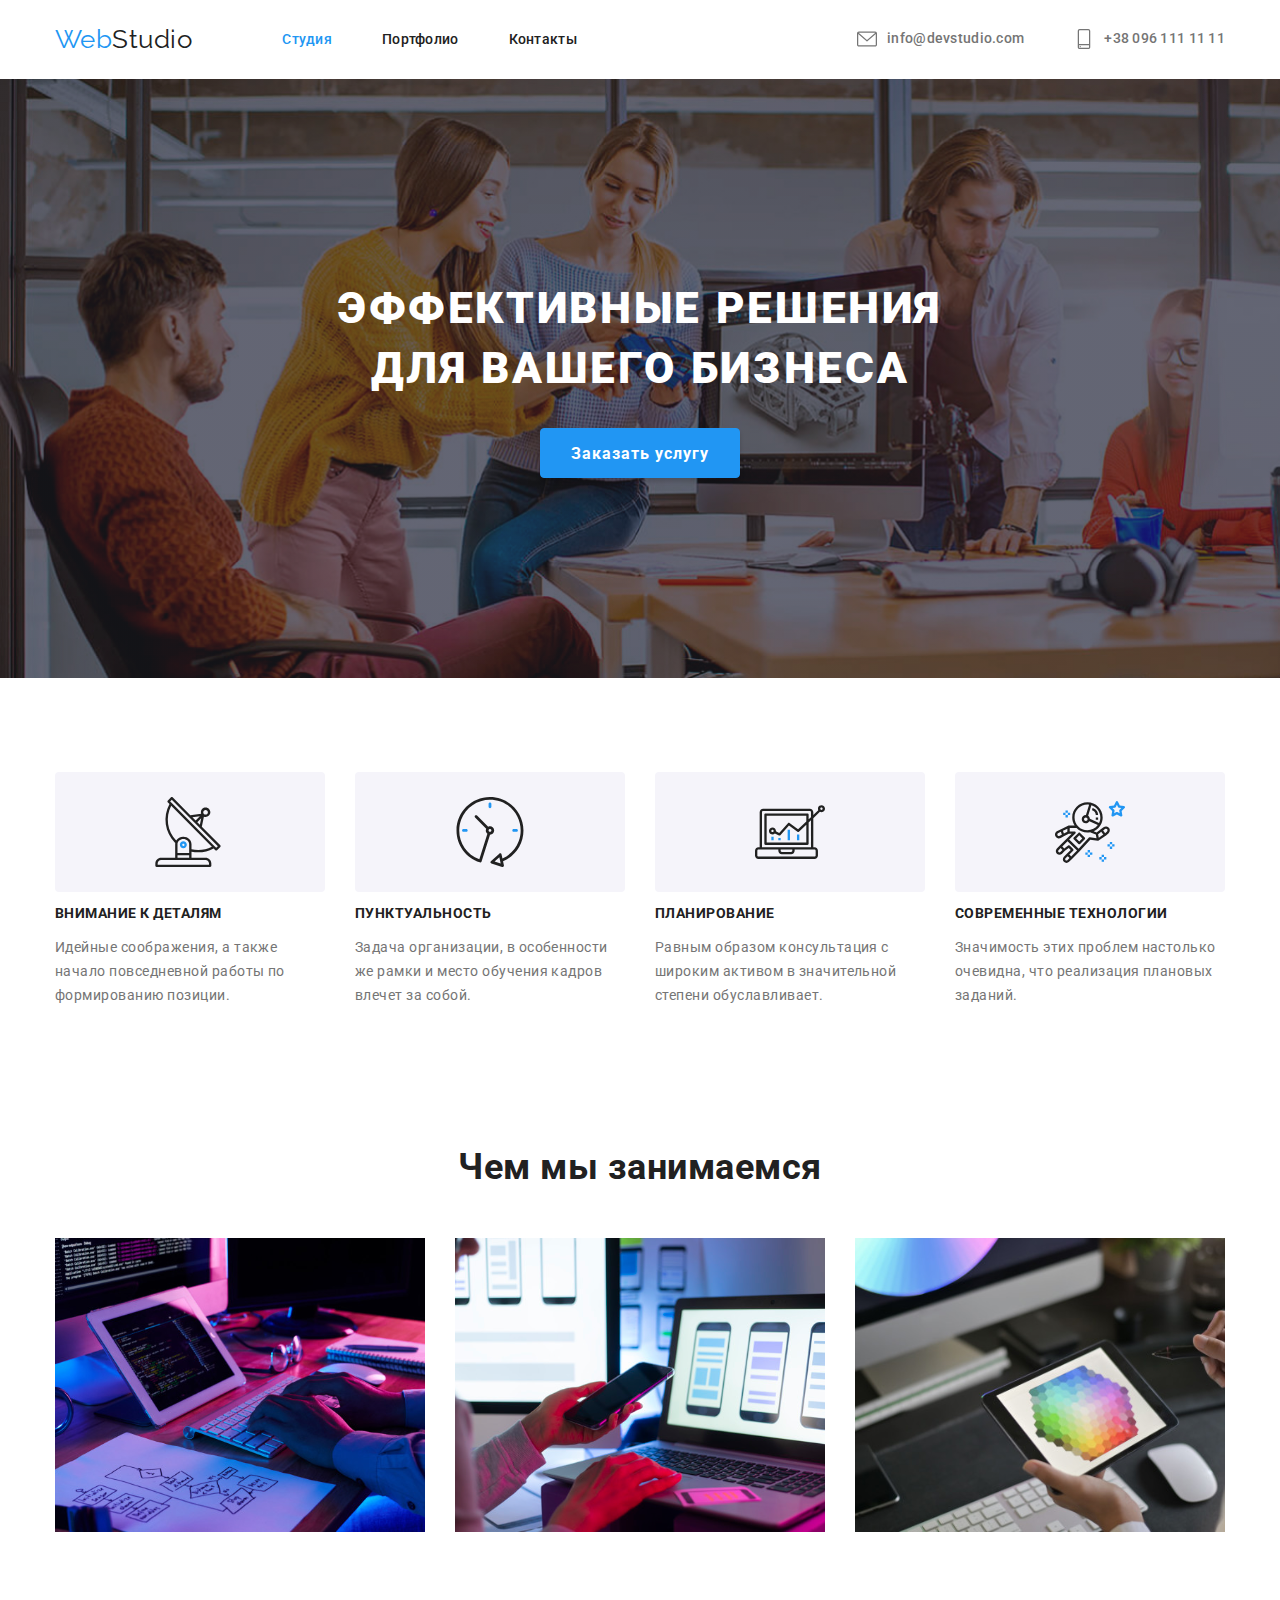
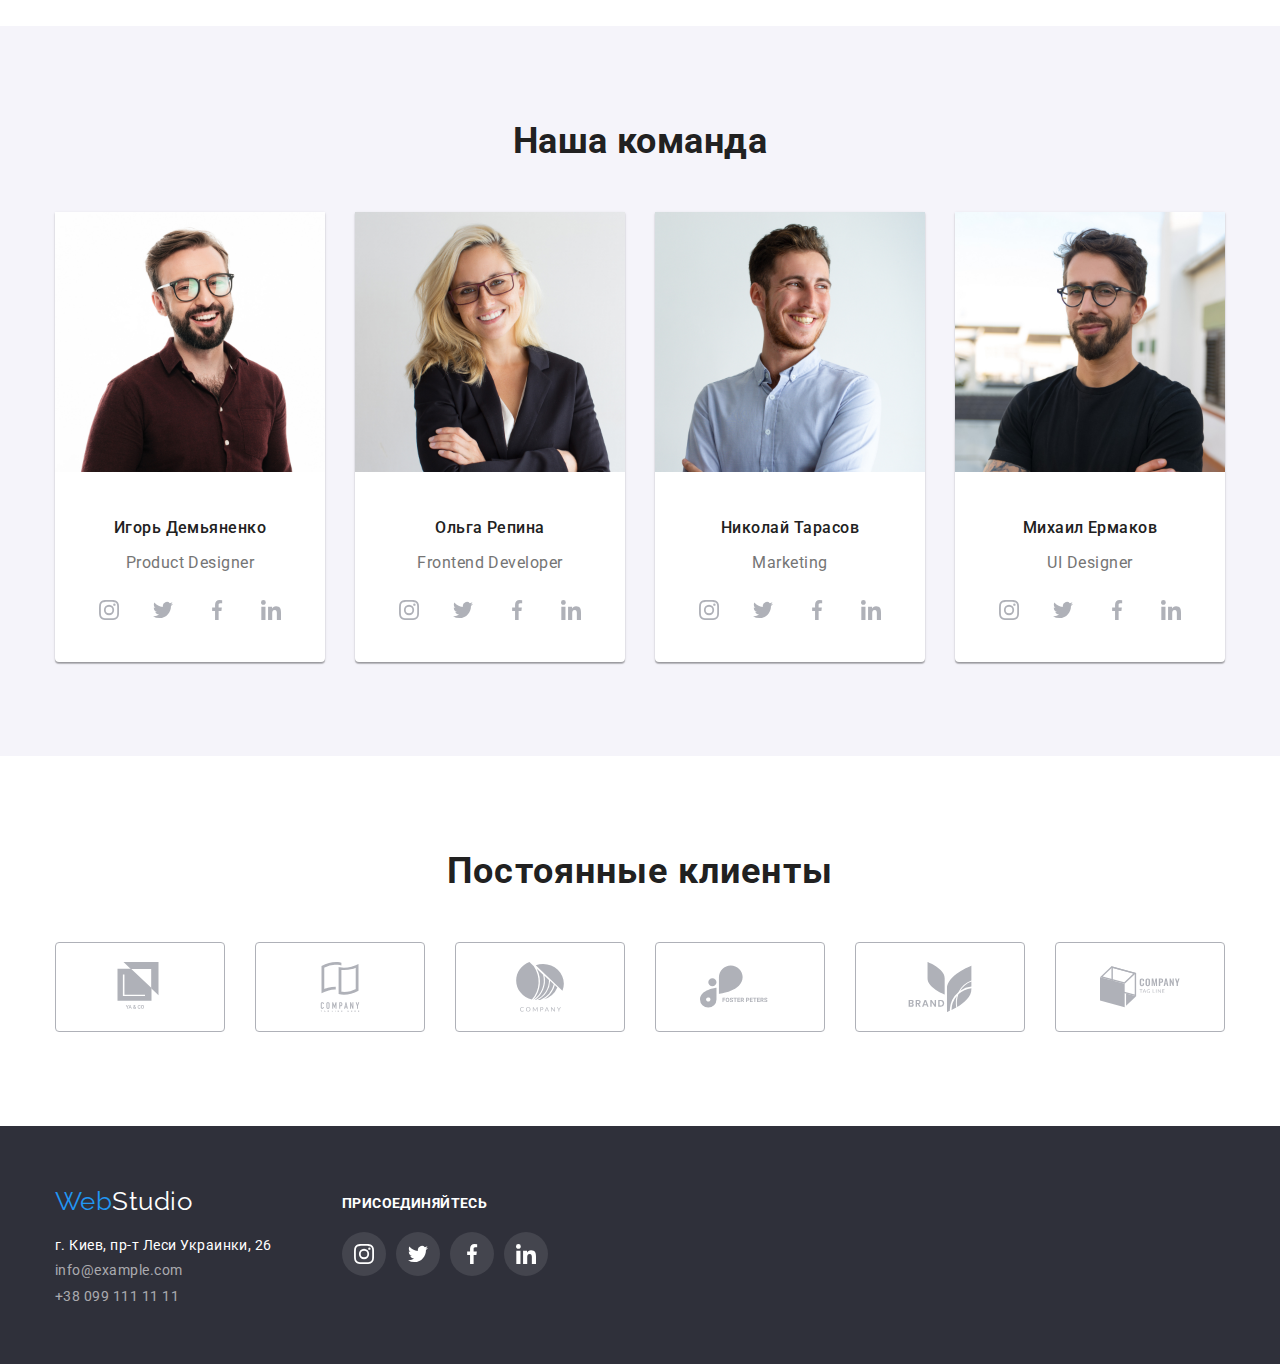
<file: index.html>
<!DOCTYPE html>
<html lang="ru">
  <head>
    <meta charset="UTF-8" />
    <meta name="viewport" content="width=device-width, initial-scale=1.0" />
    <title>Document</title>
    <link
      href="https://fonts.googleapis.com/css2?family=Raleway:wght@700&family=Roboto:wght@400;500;700;900&display=swap"
      rel="stylesheet"
    />
    <link
      rel="stylesheet"
      href="https://cdnjs.cloudflare.com/ajax/libs/modern-normalize/1.0.0/modern-normalize.min.css"
    />
    <link rel="stylesheet" href="./css/style.css" />
  </head>
  <body>
    <!--header-->
    <header class="header">
      <div class="container flexbox">
        <nav class="navigation">
          <a class="logo" href="./index.html">
            <span class="logo-first">Web</span
            ><span class="logo-second">Studio</span>
          </a>

          <ul class="list-nav list">
            <li class="nav-item">
              <a class="list-nav-link current" href="./index.html"> Студия </a>
            </li>
            <li class="nav-item">
              <a class="list-nav-link" href="./portfolio.html"> Портфолио </a>
            </li>
            <li class="nav-item">
              <a class="list-nav-link" href=""> Контакты </a>
            </li>
          </ul>
        </nav>

        <div class="address-content">
          <a
            class="address-head mail-link address-link"
            href="mailto:info@devstudio.com"
          >
            <svg class="head-icon">
              <use href="./img/icon/sprite.svg#envelope"></use>
            </svg>
            info@devstudio.com
          </a>
          <a class="address-head address-link" href="tel:+380961111111">
            <svg class="head-icon">
              <use href="./img/icon/sprite.svg#smartphone"></use>
            </svg>
            +38 096 111 11 11
          </a>
        </div>
      </div>
    </header>
    <main>
      <!--Hero-->

      <section class="hero">
        <div class="container hero-content">
          <h1 class="hero-title">
            Эффективные решения<br />
            для вашего бизнеса
          </h1>
          <div class="button-container">
            <a class="button" href=" ">Заказать услугу</a>
          </div>
        </div>
      </section>

      <!--features-->

      <section class="section-first features">
        <div class="container">
          <h2 class="section-title" hidden>Особенности</h2>
          <ul class="features-list list">
            <li class="features-item features-title-1">
              <h3 class="title">Внимание к деталям</h3>
              <p class="text">
                Идейные соображения, а также начало повседневной работы по
                формированию позиции.
              </p>
            </li>
            <li class="features-item features-title-2">
              <h3 class="title">Пунктуальность</h3>
              <p class="text">
                Задача организации, в особенности же рамки и место обучения
                кадров влечет за собой.
              </p>
            </li>
            <li class="features-item features-title-3">
              <h3 class="title">Планирование</h3>
              <p class="text">
                Равным образом консультация с широким активом в значительной
                степени обуславливает.
              </p>
            </li>
            <li class="features-item features-title-4">
              <h3 class="title">Современные технологии</h3>
              <p class="text">
                Значимость этих проблем настолько очевидна, что реализация
                плановых заданий.
              </p>
            </li>
          </ul>
        </div>
      </section>

      <!--employment-->

      <section class="section employment">
        <div class="container">
          <h2 class="section-title">Чем мы занимаемся</h2>
          <ul class="employment-list list">
            <li class="employment-item">
              <img
                src="./img/employment/img1.svg"
                alt="фото как человек
            програмирует"
                width="370"
              />
            </li>
            <li class="employment-item">
              <img
                src="./img/employment/img2.svg"
                alt="фото как человек делает
            дизайн програмы на телефон"
                width="370"
              />
            </li>
            <li class="employment-item">
              <img
                src="./img/employment/img3.svg"
                alt="фото как человет выбирает
            цветовую палитру"
                width="370"
              />
            </li>
          </ul>
        </div>
      </section>

      <!--Our team-->

      <section class="section team">
        <div class="container">
          <h2 class="section-title">Наша команда</h2>
          <ul class="team-list list">
            <li class="team-item">
              <img
                src="./img/our_team/Игорь_Демьяненко.jpg"
                alt="на фото Игорь Демьяненко"
                width="270"
              />
              <div class="team-content">
                <h3 class="name">Игорь Демьяненко</h3>
                <p class="text">Product Designer</p>

                <ul class="list sn-list">
                  <li class="sn-item">
                    <a
                      class="sn-link"
                      href="https://www.instagram.com/"
                      target="_blank"
                      rel="noopener noreferrer"
                      aria-label="силка інстаграм"
                    >
                      <svg class="sn-icon">
                        <use href="./img/icon/sprite.svg#instagram"></use>
                      </svg>
                    </a>
                  </li>
                  <li class="sn-item">
                    <a
                      class="sn-link"
                      href="https://twitter.com/"
                      target="_blank"
                      rel="noopener noreferrer"
                      aria-label="силка твітер"
                    >
                      <svg class="sn-icon">
                        <use href="./img/icon/sprite.svg#twitter"></use>
                      </svg>
                    </a>
                  </li>
                  <li class="sn-item">
                    <a
                      class="sn-link"
                      href="https://www.facebook.com/"
                      target="_blank"
                      rel="noopener noreferrer"
                      aria-label="силка фейсбук"
                    >
                      <svg class="sn-icon">
                        <use href="./img/icon/sprite.svg#facebook"></use>
                      </svg>
                    </a>
                  </li>
                  <li class="sn-item">
                    <a
                      class="sn-link"
                      href="https://www.linkedin.com/"
                      target="_blank"
                      rel="noopener noreferrer"
                      aria-label="силка лінкедін"
                    >
                      <svg class="sn-icon">
                        <use href="./img/icon/sprite.svg#linkedin"></use>
                      </svg>
                    </a>
                  </li>
                </ul>
              </div>
            </li>

            <li class="team-item">
              <img
                src="./img/our_team/Ольга_Репина.jpg"
                alt="на фото Ольга Репина"
                width="270"
              />
              <div class="team-content">
                <h3 class="name">Ольга Репина</h3>
                <p class="text">Frontend Developer</p>
                <ul class="list sn-list">
                  <li class="sn-item">
                    <a
                      class="sn-link"
                      href="https://www.instagram.com/"
                      target="_blank"
                      rel="noopener noreferrer"
                      aria-label="силка інстаграм"
                    >
                      <svg class="sn-icon">
                        <use href="./img/icon/sprite.svg#instagram"></use>
                      </svg>
                    </a>
                  </li>
                  <li class="sn-item">
                    <a
                      class="sn-link"
                      href="https://twitter.com/"
                      target="_blank"
                      rel="noopener noreferrer"
                      aria-label="силка твітер"
                    >
                      <svg class="sn-icon">
                        <use href="./img/icon/sprite.svg#twitter"></use>
                      </svg>
                    </a>
                  </li>
                  <li class="sn-item">
                    <a
                      class="sn-link"
                      href="https://www.facebook.com/"
                      target="_blank"
                      rel="noopener noreferrer"
                      aria-label="силка фейсбук"
                    >
                      <svg class="sn-icon">
                        <use href="./img/icon/sprite.svg#facebook"></use>
                      </svg>
                    </a>
                  </li>
                  <li class="sn-item">
                    <a
                      class="sn-link"
                      href="https://www.linkedin.com/"
                      target="_blank"
                      rel="noopener noreferrer"
                      aria-label="силка лінкедін"
                    >
                      <svg class="sn-icon">
                        <use href="./img/icon/sprite.svg#linkedin"></use>
                      </svg>
                    </a>
                  </li>
                </ul>
              </div>
            </li>

            <li class="team-item">
              <img
                src="./img/our_team/Николай_Тарасов.jpg"
                alt="на фото Николай Тарасов"
                width="270"
              />
              <div class="team-content">
                <h3 class="name">Николай Тарасов</h3>
                <p class="text">Marketing</p>
                <ul class="list sn-list">
                  <li class="sn-item">
                    <a
                      class="sn-link"
                      href="https://www.instagram.com/"
                      target="_blank"
                      rel="noopener noreferrer"
                      aria-label="силка інстаграм"
                    >
                      <svg class="sn-icon">
                        <use href="./img/icon/sprite.svg#instagram"></use>
                      </svg>
                    </a>
                  </li>
                  <li class="sn-item">
                    <a
                      class="sn-link"
                      href="https://twitter.com/"
                      target="_blank"
                      rel="noopener noreferrer"
                      aria-label="силка твітер"
                    >
                      <svg class="sn-icon">
                        <use href="./img/icon/sprite.svg#twitter"></use>
                      </svg>
                    </a>
                  </li>
                  <li class="sn-item">
                    <a
                      class="sn-link"
                      href="https://www.facebook.com/"
                      target="_blank"
                      rel="noopener noreferrer"
                      aria-label="силка фейсбук"
                    >
                      <svg class="sn-icon">
                        <use href="./img/icon/sprite.svg#facebook"></use>
                      </svg>
                    </a>
                  </li>
                  <li class="sn-item">
                    <a
                      class="sn-link"
                      href="https://www.linkedin.com/"
                      target="_blank"
                      rel="noopener noreferrer"
                      aria-label="силка лінкедін"
                    >
                      <svg class="sn-icon">
                        <use href="./img/icon/sprite.svg#linkedin"></use>
                      </svg>
                    </a>
                  </li>
                </ul>
              </div>
            </li>

            <li class="team-item">
              <img
                src="./img/our_team/Михаил_Ермаков.jpg"
                alt="на фото Михаил Ермаков"
                width="270"
              />
              <div class="team-content">
                <h3 class="name">Михаил Ермаков</h3>
                <p class="text">UI Designer</p>
                <ul class="list sn-list">
                  <li class="sn-item">
                    <a
                      class="sn-link"
                      href="https://www.instagram.com/"
                      target="_blank"
                      rel="noopener noreferrer"
                      aria-label="силка інстаграм"
                    >
                      <svg class="sn-icon">
                        <use href="./img/icon/sprite.svg#instagram"></use>
                      </svg>
                    </a>
                  </li>
                  <li class="sn-item">
                    <a
                      class="sn-link"
                      href="https://twitter.com/"
                      target="_blank"
                      rel="noopener noreferrer"
                      aria-label="силка твітер"
                    >
                      <svg class="sn-icon">
                        <use href="./img/icon/sprite.svg#twitter"></use>
                      </svg>
                    </a>
                  </li>
                  <li class="sn-item">
                    <a
                      class="sn-link"
                      href="https://www.facebook.com/"
                      target="_blank"
                      rel="noopener noreferrer"
                      aria-label="силка фейсбук"
                    >
                      <svg class="sn-icon">
                        <use href="./img/icon/sprite.svg#facebook"></use>
                      </svg>
                    </a>
                  </li>
                  <li class="sn-item">
                    <a
                      class="sn-link"
                      href="https://www.linkedin.com/"
                      target="_blank"
                      rel="noopener noreferrer"
                      aria-label="силка лінкедін"
                    >
                      <svg class="sn-icon">
                        <use href="./img/icon/sprite.svg#linkedin"></use>
                      </svg>
                    </a>
                  </li>
                </ul>
              </div>
            </li>
          </ul>
        </div>
      </section>
      <!-- our clients -->
      <section class="section our-clients">
        <div class="container">
          <h2 class="title">Постоянные клиенты</h2>
          <ul class="list clients-list">
            <li class="clients-item">
              <a
                class="company-link"
                href="/"
                target="_blank"
                rel="noopener noreferrer"
              >
                <svg class="company-icon">
                  <use href="./img/icon/sprite.svg#logo 1"></use>
                </svg>
              </a>
            </li>
            <li class="clients-item">
              <a
                class="company-link"
                href="/"
                target="_blank"
                rel="noopener noreferrer"
              >
                <svg class="company-icon">
                  <use href="./img/icon/sprite.svg#logo 2"></use>
                </svg>
              </a>
            </li>
            <li class="clients-item">
              <a
                class="company-link"
                href="/"
                target="_blank"
                rel="noopener noreferrer"
              >
                <svg class="company-icon">
                  <use href="./img/icon/sprite.svg#logo 3"></use>
                </svg>
              </a>
            </li>
            <li class="clients-item">
              <a
                class="company-link"
                href="/"
                target="_blank"
                rel="noopener noreferrer"
              >
                <svg class="company-icon">
                  <use href="./img/icon/sprite.svg#logo 4"></use>
                </svg>
              </a>
            </li>
            <li class="clients-item">
              <a
                class="company-link"
                href="/"
                target="_blank"
                rel="noopener noreferrer"
              >
                <svg class="company-icon">
                  <use href="./img/icon/sprite.svg#logo 5"></use>
                </svg>
              </a>
            </li>
            <li class="clients-item">
              <a
                class="company-link"
                href="/"
                target="_blank"
                rel="noopener noreferrer"
              >
                <svg class="company-icon">
                  <use href="./img/icon/sprite.svg#logo 6"></use>
                </svg>
              </a>
            </li>
          </ul>
        </div>
      </section>
    </main>
    <!--footer-->
    <footer class="footer">
      <div class="container footer-content">
        <div class="footer-address">
          <a class="logo-bottom" href="./index.html">
            <span class="logo-first">Web</span
            ><span class="logo-third">Studio</span>
          </a>
          <address>
            <ul class="all-address list">
              <li class="address">г. Киев, пр-т Леси Украинки, 26</li>
              <li>
                <a class="address-foot-first" href="mailto:info@example.com">
                  info@example.com
                </a>
              </li>
              <li>
                <a class="address-foot-second" href="tel:+380991111111">
                  +38 099 111 11 11
                </a>
              </li>
            </ul>
          </address>
        </div>

        <div class="sn-foot">
          <p class="sn-title">присоединяйтесь</p>
          <ul class="list footer-list">
            <li class="footer-item">
              <a
                class="footer-link"
                href="https://www.instagram.com/"
                target="_blank"
                rel="noopener noreferrer"
                aria-label="силка інстаграм"
              >
                <svg class="footer-icon">
                  <use href="./img/icon/sprite.svg#instagram"></use>
                </svg>
              </a>
            </li>
            <li class="footer-item">
              <a
                class="footer-link"
                href="https://twitter.com/"
                target="_blank"
                rel="noopener noreferrer"
                aria-label="силка твітер"
              >
                <svg class="footer-icon">
                  <use href="./img/icon/sprite.svg#twitter"></use>
                </svg>
              </a>
            </li>
            <li class="footer-item">
              <a
                class="footer-link"
                href="https://www.facebook.com/"
                target="_blank"
                rel="noopener noreferrer"
                aria-label="силка фейсбук"
              >
                <svg class="footer-icon">
                  <use href="./img/icon/sprite.svg#facebook"></use>
                </svg>
              </a>
            </li>
            <li class="footer-item">
              <a
                class="footer-link"
                href="https://www.linkedin.com/"
                target="_blank"
                rel="noopener noreferrer"
                aria-label="силка лінкедін"
              >
                <svg class="footer-icon">
                  <use href="./img/icon/sprite.svg#linkedin"></use>
                </svg>
              </a>
            </li>
          </ul>
        </div>
      </div>
    </footer>
  </body>
</html>
</file>
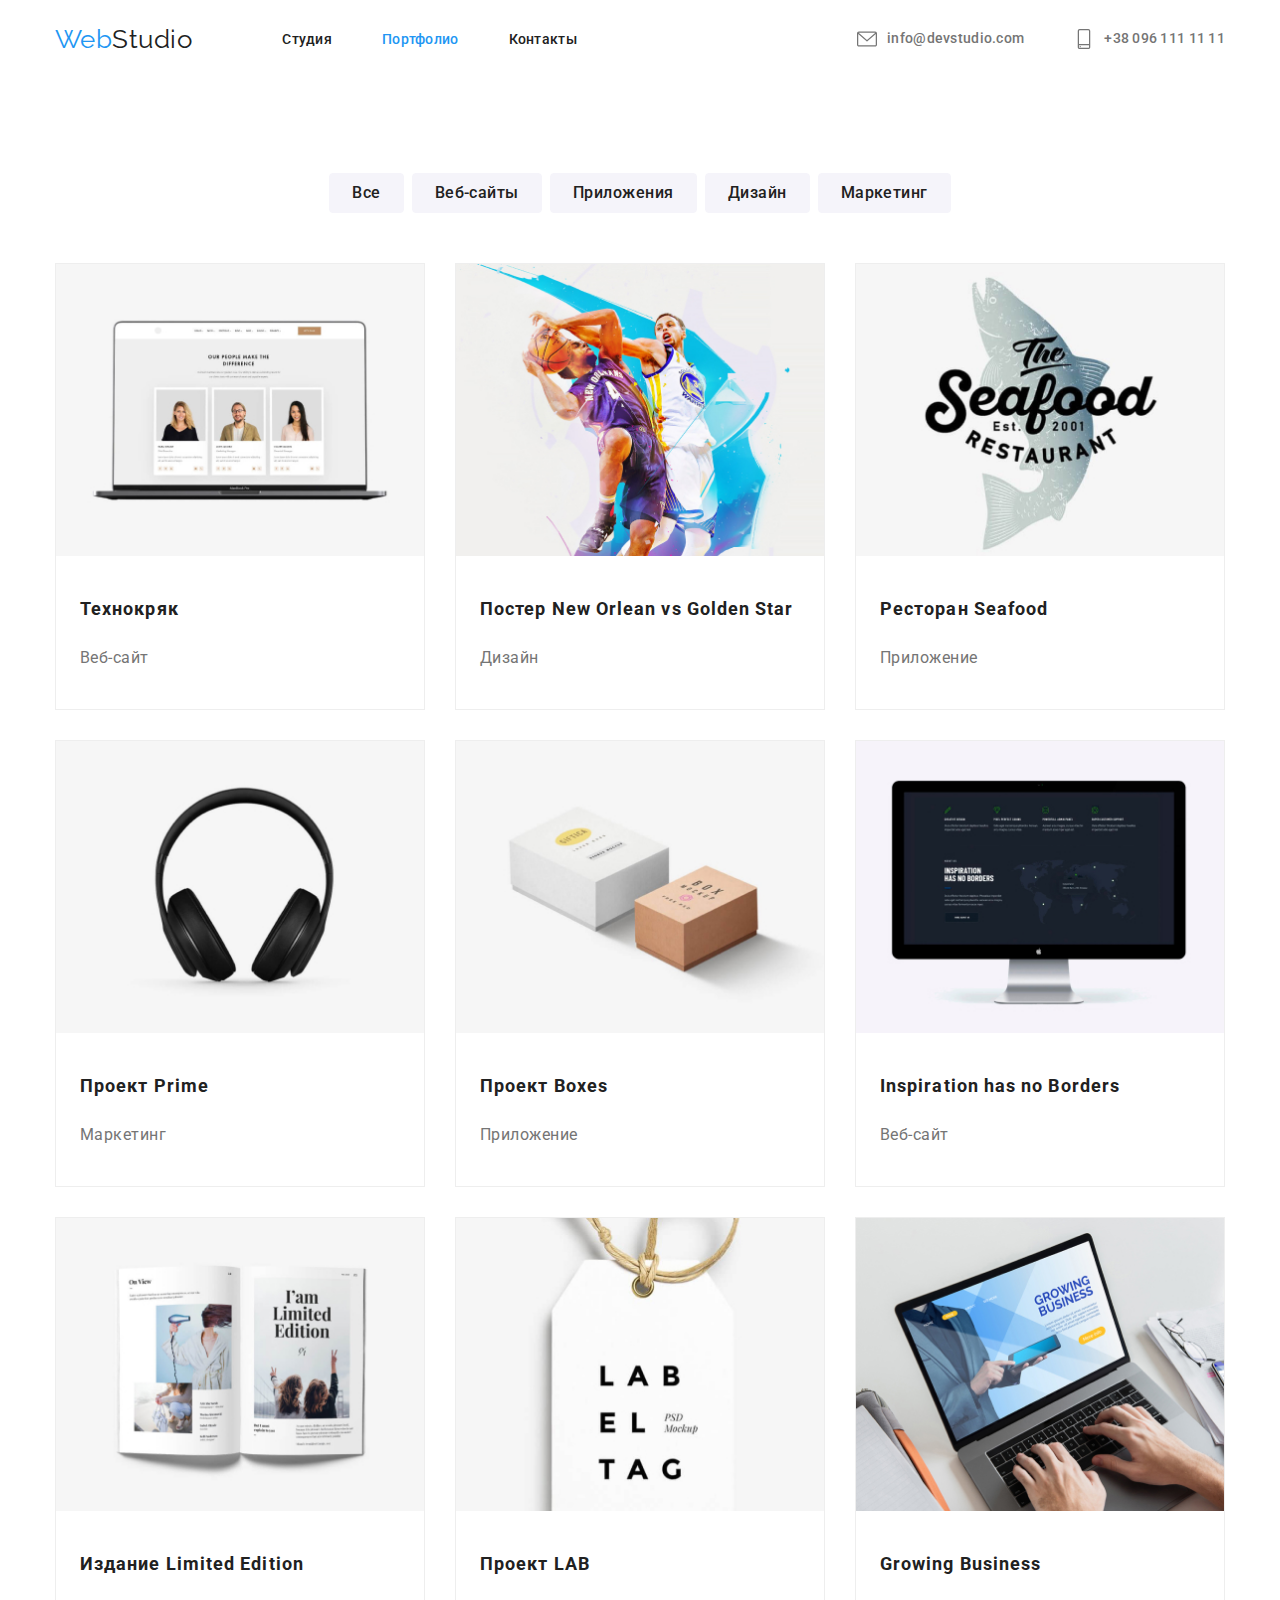
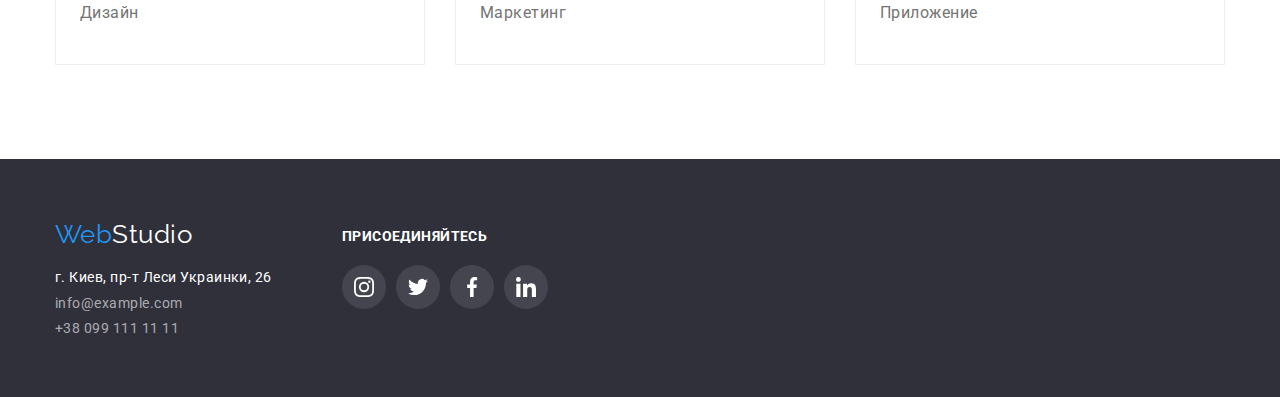
<file: portfolio.html>
<!DOCTYPE html>
<html lang="ru">
  <head>
    <meta charset="UTF-8" />
    <meta name="viewport" content="width=device-width, initial-scale=1.0" />
    <title>Document</title>

    <link
      href="https://fonts.googleapis.com/css2?family=Raleway:wght@700&family=Roboto:wght@400;500;700;900&display=swap"
      rel="stylesheet"
    />
    <link
      rel="stylesheet"
      href="https://cdnjs.cloudflare.com/ajax/libs/modern-normalize/1.0.0/modern-normalize.min.css"
    />
    <link rel="stylesheet" href="./css/style.css" />
  </head>

  <body>
    <!--header-->
    <header class="header">
      <div class="container flexbox">
        <nav class="navigation">
          <a class="logo" href="./index.html">
            <span class="logo-first">Web</span
            ><span class="logo-second">Studio</span>
          </a>

          <ul class="list-nav list">
            <li class="nav-item">
              <a class="list-nav-link" href="./index.html"> Студия </a>
            </li>
            <li class="nav-item">
              <a class="list-nav-link current" href="./portfolio.html">
                Портфолио
              </a>
            </li>
            <li class="nav-item">
              <a class="list-nav-link" href=""> Контакты </a>
            </li>
          </ul>
        </nav>

        <div class="address-content">
          <a
            class="address-head mail-link address-link"
            href="mailto:info@devstudio.com"
          >
            <svg class="head-icon">
              <use href="./img/icon/sprite.svg#envelope"></use>
            </svg>
            info@devstudio.com
          </a>
          <a class="address-head address-link" href="tel:+380961111111">
            <svg class="head-icon">
              <use href="./img/icon/sprite.svg#smartphone"></use>
            </svg>
            +38 096 111 11 11
          </a>
        </div>
      </div>
    </header>
    <!-- Hero -->
    <main>
      <section class="section portfolio">
        <div class="container">
          <h1 class="second-hero" hidden>Портфолио</h1>

          <!-- types of jobs -->

          <ul class="buttons-list list">
            <li class="button-item">
              <button type="button" class="projects">Все</button>
            </li>
            <li class="button-item">
              <button type="button" class="projects">Веб-сайты</button>
            </li>
            <li class="button-item">
              <button type="button" class="projects">Приложения</button>
            </li>
            <li class="button-item">
              <button type="button" class="projects">Дизайн</button>
            </li>
            <li class="button-item">
              <button type="button" class="projects">Маркетинг</button>
            </li>
          </ul>

          <ul class="projects-list list">
            <li class="project-item">
              <img
                src="./img/portfolio/portfolio1.jpg"
                alt="Проект веб-сайта"
                width="370"
              />
              <div class="portfolio-content">
                <h2 class="title">Технокряк</h2>
                <p class="text">Веб-сайт</p>
              </div>
            </li>
            <li class="project-item">
              <img
                src="./img/portfolio/portfolio2.jpg"
                alt="Проект дизайна"
                width="370"
              />
              <div class="portfolio-content">
                <h2 class="title">Постер New Orlean vs Golden Star</h2>
                <p class="text">Дизайн</p>
              </div>
            </li>
            <li class="project-item">
              <img
                src="./img/portfolio/portfolio3.jpg"
                alt="Проект приложения"
                width="370"
              />
              <div class="portfolio-content">
                <h2 class="title">Ресторан Seafood</h2>
                <p class="text">Приложение</p>
              </div>
            </li>
            <li class="project-item">
              <img
                src="./img/portfolio/portfolio4.jpg"
                alt="Проект маркетинга"
                width="370"
              />
              <div class="portfolio-content">
                <h2 class="title">Проект Prime</h2>
                <p class="text">Маркетинг</p>
              </div>
            </li>
            <li class="project-item">
              <img
                src="./img/portfolio/portfolio5.jpg"
                alt="Проект приложения"
                width="370"
              />
              <div class="portfolio-content">
                <h2 class="title">Проект Boxes</h2>
                <p class="text">Приложение</p>
              </div>
            </li>
            <li class="project-item">
              <img
                src="./img/portfolio/portfolio6.jpg"
                alt="Проект веб-сайта"
                width="370"
              />
              <div class="portfolio-content">
                <h2 class="title">Inspiration has no Borders</h2>
                <p class="text">Веб-сайт</p>
              </div>
            </li>
            <li class="project-item">
              <img
                src="./img/portfolio/portfolio7.jpg"
                alt="Проект дизайна"
                width="370"
              />
              <div class="portfolio-content">
                <h2 class="title">Издание Limited Edition</h2>
                <p class="text">Дизайн</p>
              </div>
            </li>
            <li class="project-item">
              <img
                src="./img/portfolio/portfolio8.jpg"
                alt="Проект маркетинга"
                width="370"
              />
              <div class="portfolio-content">
                <h2 class="title">Проект LAB</h2>
                <p class="text">Маркетинг</p>
              </div>
            </li>
            <li class="project-item">
              <img
                src="./img/portfolio/portfolio9.jpg"
                alt="Проект приложения"
                width="370"
              />
              <div class="portfolio-content">
                <h2 class="title">Growing Business</h2>
                <p class="text">Приложение</p>
              </div>
            </li>
          </ul>
        </div>
      </section>
    </main>

    <!--footer-->
    <footer class="footer">
      <div class="container footer-content">
        <div class="footer-address">
          <a class="logo-bottom" href="./index.html">
            <span class="logo-first">Web</span
            ><span class="logo-third">Studio</span>
          </a>
          <address>
            <ul class="all-address list">
              <li class="address">г. Киев, пр-т Леси Украинки, 26</li>
              <li>
                <a class="address-foot-first" href="mailto:info@example.com">
                  info@example.com
                </a>
              </li>
              <li>
                <a class="address-foot-second" href="tel:+380991111111">
                  +38 099 111 11 11
                </a>
              </li>
            </ul>
          </address>
        </div>

        <div class="sn-foot">
          <p class="sn-title">присоединяйтесь</p>
          <ul class="list footer-list">
            <li class="footer-item">
              <a
                class="footer-link"
                href="https://www.instagram.com/"
                target="_blank"
                rel="noopener noreferrer"
                aria-label="силка інстаграм"
              >
                <svg class="footer-icon">
                  <use href="./img/icon/sprite.svg#instagram"></use>
                </svg>
              </a>
            </li>
            <li class="footer-item">
              <a
                class="footer-link"
                href="https://twitter.com/"
                target="_blank"
                rel="noopener noreferrer"
                aria-label="силка твітер"
              >
                <svg class="footer-icon">
                  <use href="./img/icon/sprite.svg#twitter"></use>
                </svg>
              </a>
            </li>
            <li class="footer-item">
              <a
                class="footer-link"
                href="https://www.facebook.com/"
                target="_blank"
                rel="noopener noreferrer"
                aria-label="силка фейсбук"
              >
                <svg class="footer-icon">
                  <use href="./img/icon/sprite.svg#facebook"></use>
                </svg>
              </a>
            </li>
            <li class="footer-item">
              <a
                class="footer-link"
                href="https://www.linkedin.com/"
                target="_blank"
                rel="noopener noreferrer"
                aria-label="силка лінкедін"
              >
                <svg class="footer-icon">
                  <use href="./img/icon/sprite.svg#linkedin"></use>
                </svg>
              </a>
            </li>
          </ul>
        </div>
      </div>
    </footer>
  </body>
</html>
</file>
<file: css/style.css>
/* full site */
/* Колір основного тексту #757575 */
/* Колір вторинного тексту #212121 */
/* білий #FFFFFF */
/* акцент #2196F3 */
/* вторинний фон #2F303A */
/* третинний фон #F5F4FA */
/* футер rgba(255, 255, 255, 0.6) */

:root {
  --primary-text-color: #757575;
  --title-text-color: #212121;
  --accent-color: #2196f3;
  --primary-white-color: #ffffff;
  --additional-color: rgba(255, 255, 255, 0.6);
  --second-background: #2f303a;
  --additional-background: #f5f4fa;
  --social-color: #afb1b8;
}

*,
*::after,
*::before {
  box-sizing: inherit;
}

html {
  box-sizing: border-box;
}

body {
  background-color: var(--primary-white-color);
  color: var(--primary-text-color);

  font-family: Roboto, sans-serif;
  letter-spacing: 0.03em;
}

.container {
  width: 1200px;
  padding-left: 15px;
  padding-right: 15px;
  margin-left: auto;
  margin-right: auto;
  /* outline: 1px solid teal; */
}

a {
  text-decoration: none;
}

h2,
h3 {
  color: var(--title-text-color);
}

img {
  display: block;
  max-width: 100%;
  height: auto;
}

.list {
  list-style: none;
  margin: 0;
  padding: 0;
}
/* header */
/* logo */
/* navigation */
.header {
  padding-top: 24px;
  padding-bottom: 24px;
  background-color: var(--primary-white-color);
}
.header .flexbox {
  justify-content: flex-end;
  align-items: center;
}
.flexbox {
  display: flex;
}
.navigation {
  display: flex;
  align-items: center;
  margin-right: auto;
}

.logo {
  margin-right: 90px;
}

.logo {
  font-family: Raleway, cursive;
  font-size: 26px;
  line-height: 1.19;
}

.logo .logo-first {
  color: var(--accent-color);
}

.logo .logo-second {
  color: var(--title-text-color);
}

.logo-bottom .logo-first {
  color: var(--accent-color);
}

/* .logo-bottom .logo-second {
  color: var(--title-text-color);
} */
.logo-bottom .logo-third {
  color: var(--primary-white-color);
}

.list-nav {
  display: flex;
  align-items: center;
}

.nav-item:not(:last-child) {
  margin-right: 50px;
}

/* .list-nav-link {
  margin-right: 50px;
} */

.list-nav .list-nav-link {
  color: var(--title-text-color);
  font-weight: 500;
  font-size: 14px;
  line-height: 1.14;
  letter-spacing: 0.02em;
}
.list-nav .list-nav-link:hover,
.list-nav .list-nav-link:focus {
  color: var(--accent-color);
}
.list-nav .list-nav-link.current {
  color: var(--accent-color);
}

.address-content {
  display: flex;
  justify-content: center;
}
.address-link {
  display: flex;
  justify-content: center;
  align-items: center;
  background-color: var(--primary-white-color);
}

.head-icon {
  width: 20px;
  height: 20px;
  fill: var(--primary-text-color);
  margin-right: 10px;
}

.address-head:hover .head-icon,
.address-head:focus .head-icon {
  fill: var(--accent-color);
}

.mail-link {
  margin-right: 50px;
}
.address-head {
  color: var(--primary-text-color);
  font-weight: 500;
  font-size: 14px;
  line-height: 1.14;
  letter-spacing: 0.02em;
}
.address-head:hover,
.address-head:focus {
  color: var(--accent-color);
}
/* main */
.section-first {
  padding-top: 94px;
}

.section {
  padding-top: 94px;
  padding-bottom: 94px;
}

/* hero */
.hero {
  background-image: linear-gradient(
      90deg,
      rgba(47, 48, 58, 0.4),
      rgba(47, 48, 58, 0.4)
    ),
    url(../img/bacground/hero.jpg);
  background-color: #c4c4c4;
  background-size: cover;
  background-repeat: no-repeat;
}

.hero-title {
  color: var(--primary-white-color);
  /* background-color: var(--second-background); */
  font-weight: 900;
  font-size: 44px;
  line-height: 1.36;
  text-align: center;
  letter-spacing: 0.06em;
  text-transform: uppercase;
  padding-top: 200px;
  margin-block-start: 0;
}

/* .hero-content {
  width: 100%;
} */

.button {
  font-weight: 700;
  font-size: 16px;
  line-height: 1.87;
  letter-spacing: 0.06em;

  width: 200px;
  height: 50px;
  margin-left: auto;
  margin-right: auto;
  padding-top: 10px;

  display: block;
  border: 1px solid var(--accent-color);
  color: var(--primary-white-color);
  background-color: var(--accent-color);
  border-radius: 4px;
  text-align: center;
  box-shadow: 0px 4px 4px rgba(0, 0, 0, 0.15);
}

.button-container {
  padding-bottom: 200px;
}

/* h3 {
  color: var(--title-text-color);
} */
/* all section */
.section-title {
  font-weight: 700;
  font-size: 36px;
  line-height: 1.17;
  text-align: center;
}

/* features */
.features {
  background-color: var(--primary-white-color);
}

.features-list {
  display: flex;
  flex-wrap: wrap;
}

.features-item {
  width: calc((100% - 30px * 3) / 4);
  margin-right: 30px;
  margin-bottom: 30px;
}

.features-item:nth-child(4n) {
  margin-right: 0;
}
.features-item:nth-last-child(-n + 4) {
  margin-bottom: 0;
}

.features-title-1::before {
  content: "";

  display: block;
  width: 270px;
  height: 120px;
  background-image: url(../img/icon/Group.svg);
  background-repeat: no-repeat;
  background-color: var(--additional-background);
  border-radius: 4px;
  border-left: 100px solid var(--additional-background);
  border-right: 100px solid var(--additional-background);
  border-top: 25px solid var(--additional-background);
  border-bottom: 25px solid var(--additional-background);
}

.features-title-2::before {
  content: "";

  display: block;
  width: 270px;
  height: 120px;
  background-image: url(../img/icon/clock.svg);
  background-repeat: no-repeat;
  background-color: var(--additional-background);
  border-radius: 4px;
  border-left: 100px solid var(--additional-background);
  border-right: 100px solid var(--additional-background);
  border-top: 25px solid var(--additional-background);
  border-bottom: 25px solid var(--additional-background);
}

.features-title-3::before {
  content: "";

  display: block;
  width: 270px;
  height: 120px;
  background-image: url(../img/icon/diagram.svg);
  background-repeat: no-repeat;
  background-color: var(--additional-background);
  border-radius: 4px;
  border-left: 100px solid var(--additional-background);
  border-right: 100px solid var(--additional-background);
  border-top: 25px solid var(--additional-background);
  border-bottom: 25px solid var(--additional-background);
}

.features-title-4::before {
  content: "";

  display: block;
  width: 270px;
  height: 120px;
  background-image: url(../img/icon/astronaut.svg);
  background-repeat: no-repeat;
  background-color: var(--additional-background);
  border-radius: 4px;
  border-left: 100px solid var(--additional-background);
  border-right: 100px solid var(--additional-background);
  border-top: 25px solid var(--additional-background);
  border-bottom: 25px solid var(--additional-background);
}

/* .features-title-2::before {
  content: "";
  width: 100px;
  height: 25px;
}

.features-title-3::before {
  content: "";
  width: 100px;
  height: 25px;
}

.features-title-4::before {
  content: "";
  width: 100px;
  height: 25px;
} */

.features-list .title {
  font-weight: 700;
  font-size: 14px;
  line-height: 1.14;
  text-transform: uppercase;
}

.features-list .text {
  font-size: 14px;
  line-height: 1.71;
}

/* employment */
.employment {
  background-color: var(--primary-white-color);
}

.employment .section-title {
  margin-bottom: 50px;
}

.employment-list {
  display: flex;
  flex-wrap: wrap;
}

.employment-item {
  width: calc((100% - 30px * 2) / 3);
  margin-right: 30px;
  margin-bottom: 30px;
}

.employment-item:nth-child(3n) {
  margin-right: 0;
}

.employment-item:nth-last-child(-n + 3) {
  margin-bottom: 0;
}

/* team */
.team {
  background-color: var(--additional-background);
}

.team .section-title {
  margin-bottom: 50px;
  margin-top: 0;
}

.team-list {
  display: flex;
  flex-wrap: wrap;
}
.team-item {
  background-color: var(--primary-white-color);
  box-shadow: 0px 1px 3px rgba(0, 0, 0, 0.12), 0px 1px 1px rgba(0, 0, 0, 0.14),
    0px 2px 1px rgba(0, 0, 0, 0.2);
  border-radius: 0px 0px 4px 4px;
}

.team-item {
  width: calc((100% - 30px * 3) / 4);
  margin-right: 30px;
  margin-bottom: 40px;
}

.team-item:nth-child(4n) {
  margin-right: 0;
}

.team-item:nth-last-child(-n + 4) {
  margin-bottom: 0;
}

.team-content {
  padding-top: 30px;
  padding-bottom: 30px;
}

.team-list .name {
  font-weight: 500;
  font-size: 16px;
  line-height: 1.19;
  text-align: center;
}

.team-list .text {
  font-size: 16px;
  line-height: 1.19;
  text-align: center;
}

.sn-list {
  display: flex;
  justify-content: center;
}

.sn-item:not(:last-child) {
  margin-right: 10px;
}

.sn-link {
  display: flex;
  justify-content: center;
  align-items: center;
  width: 44px;
  height: 44px;
  background-color: transparent;
  border-radius: 50%;
}

.sn-icon {
  width: 20px;
  height: 20px;
  fill: var(--social-color);
}

.sn-link:hover,
.sn-link:focus {
  background-color: var(--accent-color);
}

.sn-link:hover .sn-icon,
.sn-link:focus .sn-icon {
  fill: var(--primary-white-color);
}

/* our clients */
.our-clients .title {
  color: var(--title-text-color);
  font-weight: 700;
  font-size: 36px;
  line-height: 1.17;
  text-align: center;
  letter-spacing: 0.03em;
  margin-top: 0;
  margin-bottom: 50px;
}

.clients-list {
  display: flex;
  justify-content: center;
}

.clients-item:not(:last-child) {
  margin-right: 30px;
}

.company-link {
  display: flex;
  justify-content: center;
  align-items: center;
  width: 170px;
  height: 90px;
  background-color: transparent;
  border-radius: 4px;
  border: 1px solid var(--social-color);
}

.company-icon {
  width: 80px;
  height: 50px;
  fill: var(--social-color);
}

.company-link:hover,
.company-link:focus {
  border: 1px solid var(--accent-color);
}

.company-link:hover .company-icon,
.company-link:focus .company-icon {
  fill: var(--accent-color);
}

/* second pages */

/* hero */

.second-hero {
  color: var(--title-text-color);
}

/* buttons */
.buttons-list {
  display: flex;
  flex-wrap: wrap;
  justify-content: center;
  margin-bottom: 50px;
}

.button-item:not(:last-child) {
  /* width: calc((100% - 8px * 4) / 5); */
  margin-right: 8px;
}

.buttons-list .projects {
  color: var(--title-text-color);
  background-color: var(--additional-background);
  font-weight: 500;
  font-size: 16px;
  line-height: 1.62;
  font-family: inherit;
  letter-spacing: inherit;
  border: 1px solid var(--additional-background);
  padding: 6px 22px;
  border-radius: 4px;
  cursor: pointer;
  /* font-family: Roboto, sans-serif; */
}
.buttons-list .projects:hover,
.buttons-list .projects:focus {
  box-shadow: 0px 3px 1px rgba(0, 0, 0, 0.1), 0px 1px 2px rgba(0, 0, 0, 0.08),
    0px 2px 2px rgba(0, 0, 0, 0.12);
  color: var(--primary-white-color);
  background-color: var(--accent-color);
  border: 1px solid var(--accent-color);
}

/* projects */

.projects-list {
  display: flex;
  flex-wrap: wrap;
}

.project-item {
  width: calc((100% - 30px * 2) / 3);
  border: 1px solid #eeeeee;
  margin-right: 30px;
  margin-bottom: 30px;
}

.project-item:hover,
.project-item:focus {
  box-shadow: 0px 1px 1px rgba(0, 0, 0, 0.12), 0px 4px 4px rgba(0, 0, 0, 0.06),
    1px 4px 6px rgba(0, 0, 0, 0.16);
}

.project-item:nth-child(3n) {
  margin-right: 0;
}

.project-item:nth-last-child(-n + 3) {
  margin-bottom: 0;
}

.portfolio-content {
  padding-top: 20px;
  padding-bottom: 20px;
  padding-left: 24px;
  padding-right: 24px;
}

.projects-list .title {
  font-weight: 700;
  font-size: 18px;
  line-height: 2;
  letter-spacing: 0.06em;
}

.projects-list .text {
  font-size: 16px;
  line-height: 1.87;
}

/* footer */
.footer {
  background-color: var(--second-background);
}

.footer-content {
  display: flex;
}

.sn-foot {
  margin-top: 70px;
  margin-left: 70px;
}

.logo-bottom {
  font-family: Raleway, cursive;
  font-size: 26px;
  line-height: 1.19;
}

.logo-bottom {
  display: inline-block;
  margin-bottom: 20px;
  margin-top: 60px;
}

.all-address {
  font-style: normal;
  font-size: 14px;
  line-height: 1.17;
}

.address {
  color: var(--primary-white-color);
}

.address {
  margin-bottom: 9px;
}

.address-foot-first,
.address-foot-second {
  color: var(--additional-color);
}

.address-foot-first {
  display: inline-block;
  margin-bottom: 9px;
}

.address-foot-second {
  display: inline-block;
  margin-bottom: 60px;
}

/* .sn-foot {
  display: flex;
} */

.sn-title {
  color: var(--primary-white-color);
  font-weight: 700;
  font-size: 14px;
  line-height: 1.14;
  letter-spacing: 0.03em;
  text-transform: uppercase;
  margin-top: 0;
  margin-bottom: 20px;
}

.footer-list {
  display: flex;
  justify-content: center;
}

.footer-item:not(:last-child) {
  margin-right: 10px;
}

.footer-link {
  display: flex;
  justify-content: center;
  align-items: center;
  width: 44px;
  height: 44px;
  background-color: rgba(255, 255, 255, 0.1);
  border-radius: 50%;
}

.footer-link:hover,
.footer-link:focus {
  background-color: var(--accent-color);
}

.footer-link:hover .footer-icon,
.footer-link:focus .footer-icon {
  fill: var(--primary-white-color);
}

.footer-icon {
  width: 20px;
  height: 20px;
  fill: var(--primary-white-color);
}
</file>
